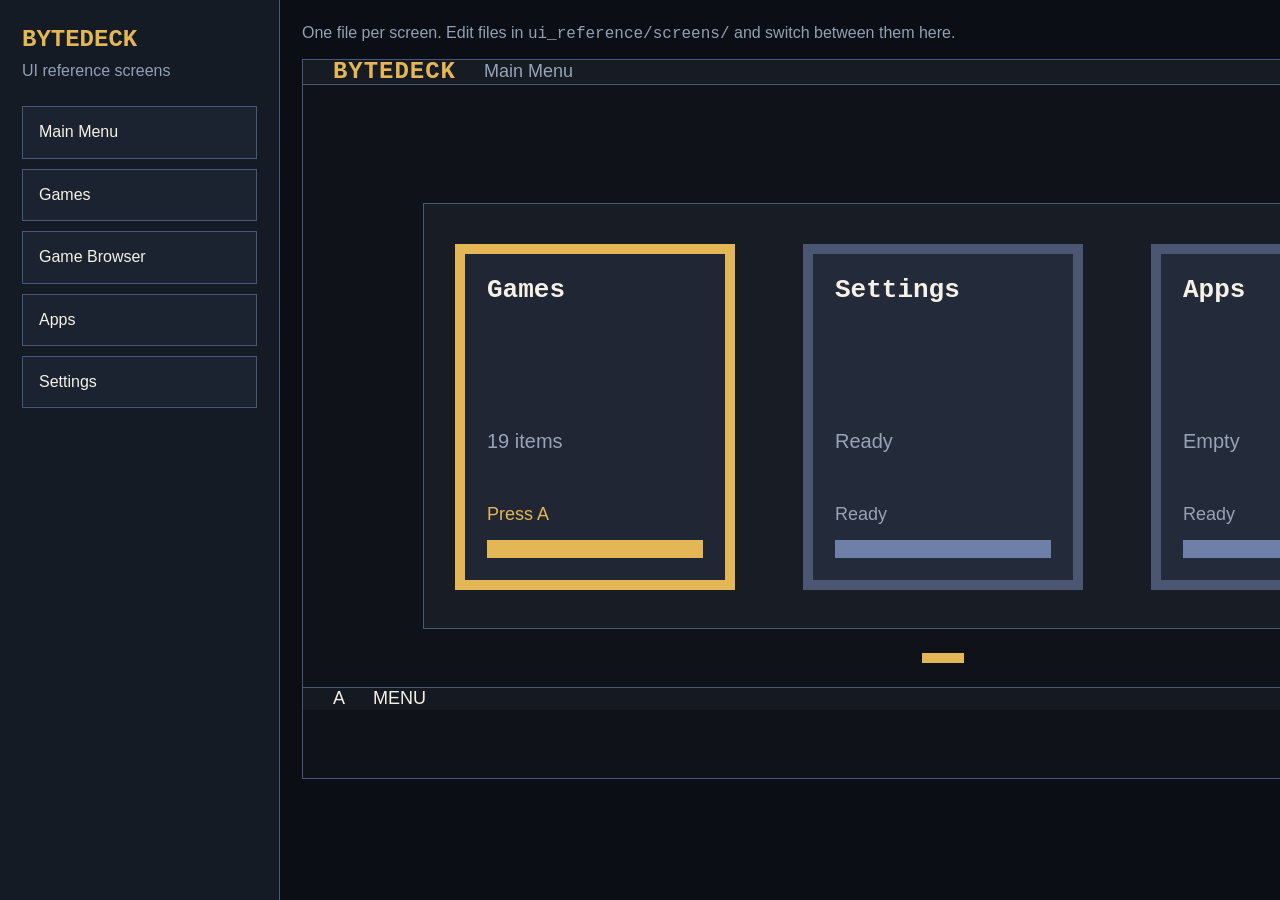
<file: ui_reference/index.html>
<!doctype html>
<html lang="en">
<head>
  <meta charset="utf-8">
  <meta name="viewport" content="width=device-width, initial-scale=1">
  <title>ByteDeck UI Reference</title>
  <style>
    :root {
      --bg: #0b0e14;
      --panel: #151b24;
      --panel-alt: #1c2330;
      --text: #f5f1e6;
      --muted: #93a0b4;
      --accent: #e4b756;
      --frame: #48567a;
    }

    * { box-sizing: border-box; }

    body {
      margin: 0;
      min-height: 100vh;
      background: var(--bg);
      color: var(--text);
      font: 16px/1.4 "Segoe UI", sans-serif;
      display: grid;
      grid-template-columns: 280px 1fr;
    }

    .sidebar {
      background: var(--panel);
      border-right: 1px solid var(--frame);
      padding: 28px 22px;
    }

    .sidebar h1 {
      margin: 0 0 8px;
      color: var(--accent);
      font: 700 24px/1 monospace;
    }

    .sidebar p {
      margin: 0 0 24px;
      color: var(--muted);
    }

    .screen-menu {
      display: grid;
      gap: 10px;
    }

    .screen-button {
      display: block;
      width: 100%;
      border: 1px solid var(--frame);
      background: var(--panel-alt);
      color: var(--text);
      text-align: left;
      padding: 14px 16px;
      font: inherit;
      text-decoration: none;
    }

    .screen-button:hover,
    .screen-button:focus {
      border-color: var(--accent);
      color: var(--accent);
    }

    .content {
      padding: 22px;
      display: grid;
      grid-template-rows: auto 1fr;
      gap: 14px;
    }

    .content-header {
      color: var(--muted);
    }

    iframe {
      width: 1280px;
      height: 720px;
      border: 1px solid var(--frame);
      background: #000;
    }
  </style>
</head>
<body>
  <aside class="sidebar">
    <h1>BYTEDECK</h1>
    <p>UI reference screens</p>
    <nav class="screen-menu">
      <a class="screen-button" href="./screens/main_menu.html" target="screen-frame">Main Menu</a>
      <a class="screen-button" href="./screens/games.html" target="screen-frame">Games</a>
      <a class="screen-button" href="./screens/game_browser.html" target="screen-frame">Game Browser</a>
      <a class="screen-button" href="./screens/apps.html" target="screen-frame">Apps</a>
      <a class="screen-button" href="./screens/settings.html" target="screen-frame">Settings</a>
    </nav>
  </aside>

  <main class="content">
    <div class="content-header">
      One file per screen. Edit files in <code>ui_reference/screens/</code> and switch between them here.
    </div>
    <iframe name="screen-frame" src="./screens/main_menu.html" title="ByteDeck screen reference"></iframe>
  </main>
</body>
</html>
</file>
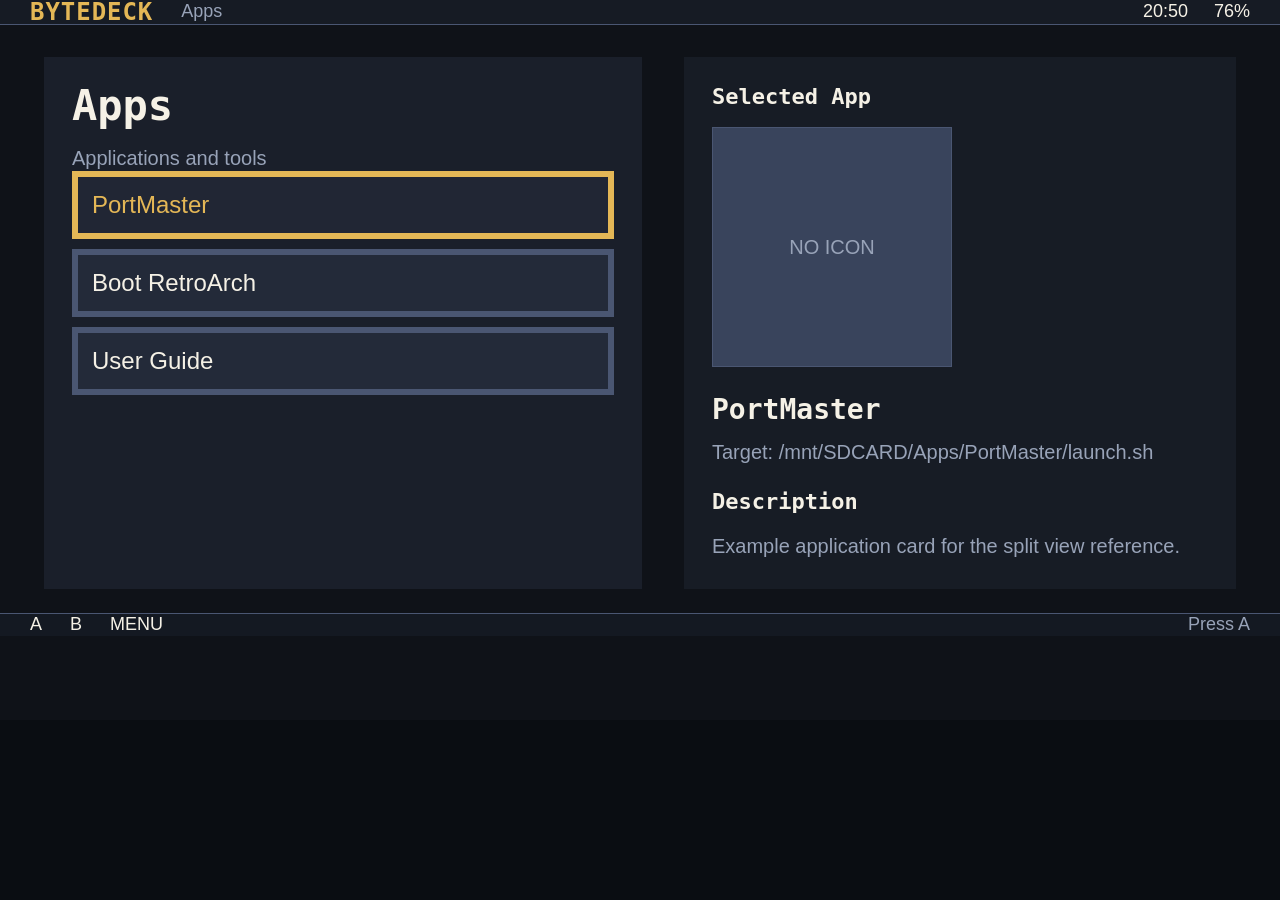
<file: ui_reference/screens/apps.html>
<!doctype html>
<html lang="en">
<head>
  <meta charset="utf-8">
  <meta name="viewport" content="width=device-width, initial-scale=1">
  <title>Apps</title>
  <link rel="stylesheet" href="../shared.css">
</head>
<body>
  <div class="bd-builtin-shell bd-theme-shell">
    <header class="bd-builtin-header bd-theme-header">
      <div class="bd-builtin-header-left">
        <div class="bd-theme-header-brand">BYTEDECK</div>
        <div class="bd-theme-header-context">Apps</div>
      </div>
      <div class="bd-builtin-header-right">
        <div class="bd-theme-header-meta">20:50</div>
        <div class="bd-theme-header-meta">76%</div>
      </div>
    </header>
    <main class="bd-builtin-content">
      <div class="bd-builtin-two-column">
        <div class="bd-builtin-panel bd-theme-panel-primary">
          <h1 class="bd-theme-screen-title">Apps</h1>
          <p class="bd-theme-screen-subtitle">Applications and tools</p>
          <div class="bd-builtin-list">
            <div class="bd-builtin-list-item bd-theme-list-item-frame is-selected">
              <div class="bd-builtin-list-item-inner bd-theme-list-item-inner is-selected">
                <div class="bd-theme-list-item-text is-selected">PortMaster</div>
              </div>
            </div>
            <div class="bd-builtin-list-item bd-theme-list-item-frame">
              <div class="bd-builtin-list-item-inner bd-theme-list-item-inner">
                <div class="bd-theme-list-item-text">Boot RetroArch</div>
              </div>
            </div>
            <div class="bd-builtin-list-item bd-theme-list-item-frame">
              <div class="bd-builtin-list-item-inner bd-theme-list-item-inner">
                <div class="bd-theme-list-item-text">User Guide</div>
              </div>
            </div>
          </div>
        </div>
        <div class="bd-builtin-panel bd-theme-panel-secondary">
          <div class="bd-theme-section-title">Selected App</div>
          <div class="bd-builtin-preview-frame" style="width:240px;height:240px;">
            <span class="bd-theme-body-copy">NO ICON</span>
          </div>
          <div class="bd-theme-detail-title">PortMaster</div>
          <div class="bd-theme-meta-line">Target: /mnt/SDCARD/Apps/PortMaster/launch.sh</div>
          <div class="bd-theme-section-title" style="margin-top:26px;">Description</div>
          <div class="bd-theme-body-copy">Example application card for the split view reference.</div>
        </div>
      </div>
    </main>
    <footer class="bd-builtin-footer bd-theme-footer">
      <div class="bd-builtin-footer-left">
        <div class="bd-theme-footer-action">A</div>
        <div class="bd-theme-footer-action">B</div>
        <div class="bd-theme-footer-action">MENU</div>
      </div>
      <div class="bd-builtin-footer-right">
        <div class="bd-theme-footer-hint">Press A</div>
      </div>
    </footer>
  </div>
</body>
</html>
</file>
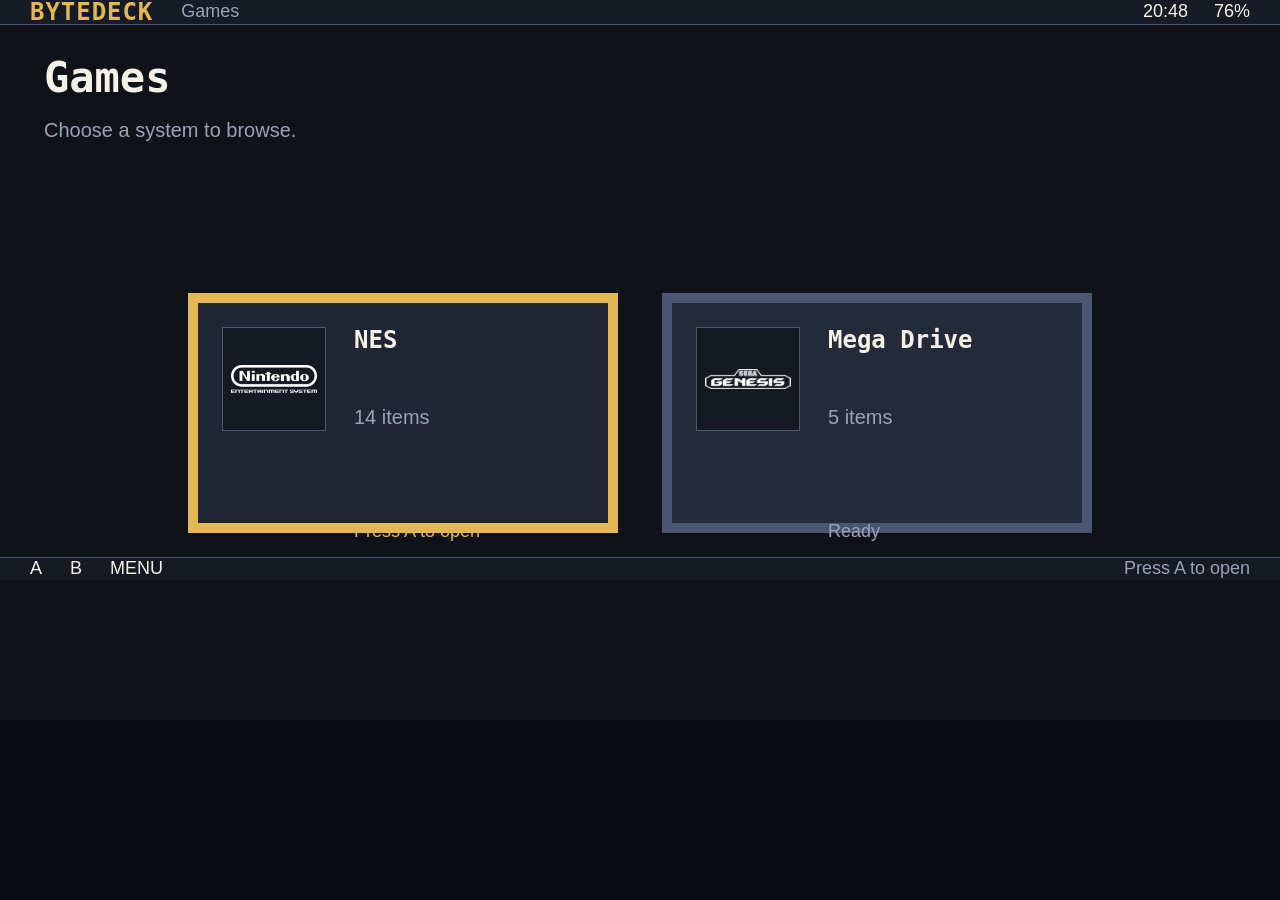
<file: ui_reference/screens/games.html>
<!doctype html>
<html lang="en">
<head>
  <meta charset="utf-8">
  <meta name="viewport" content="width=device-width, initial-scale=1">
  <title>Games</title>
  <link rel="stylesheet" href="../shared.css">
</head>
<body>
  <div class="bd-builtin-shell bd-theme-shell">
    <header class="bd-builtin-header bd-theme-header">
      <div class="bd-builtin-header-left">
        <div class="bd-theme-header-brand">BYTEDECK</div>
        <div class="bd-theme-header-context">Games</div>
      </div>
      <div class="bd-builtin-header-right">
        <div class="bd-theme-header-meta">20:48</div>
        <div class="bd-theme-header-meta">76%</div>
      </div>
    </header>
    <main class="bd-builtin-content">
      <h1 class="bd-theme-screen-title">Games</h1>
      <p class="bd-theme-screen-subtitle">Choose a system to browse.</p>
      <div class="bd-builtin-system-grid">
        <div class="bd-builtin-system-card bd-theme-system-card-frame is-selected">
          <div class="bd-builtin-system-card-inner bd-theme-system-card-inner is-selected">
            <div class="bd-builtin-system-icon"><img src="../../themes/default/assets/icons/systems/fc.png" alt=""></div>
            <div>
              <div class="bd-theme-system-title">NES</div>
              <div class="bd-theme-system-meta">14 items</div>
              <div class="bd-theme-system-hint is-selected">Press A to open</div>
            </div>
          </div>
        </div>
        <div class="bd-builtin-system-card bd-theme-system-card-frame">
          <div class="bd-builtin-system-card-inner bd-theme-system-card-inner">
            <div class="bd-builtin-system-icon"><img src="../../themes/default/assets/icons/systems/md.png" alt=""></div>
            <div>
              <div class="bd-theme-system-title">Mega Drive</div>
              <div class="bd-theme-system-meta">5 items</div>
              <div class="bd-theme-system-hint">Ready</div>
            </div>
          </div>
        </div>
      </div>
    </main>
    <footer class="bd-builtin-footer bd-theme-footer">
      <div class="bd-builtin-footer-left">
        <div class="bd-theme-footer-action">A</div>
        <div class="bd-theme-footer-action">B</div>
        <div class="bd-theme-footer-action">MENU</div>
      </div>
      <div class="bd-builtin-footer-right">
        <div class="bd-theme-footer-hint">Press A to open</div>
      </div>
    </footer>
  </div>
</body>
</html>
</file>
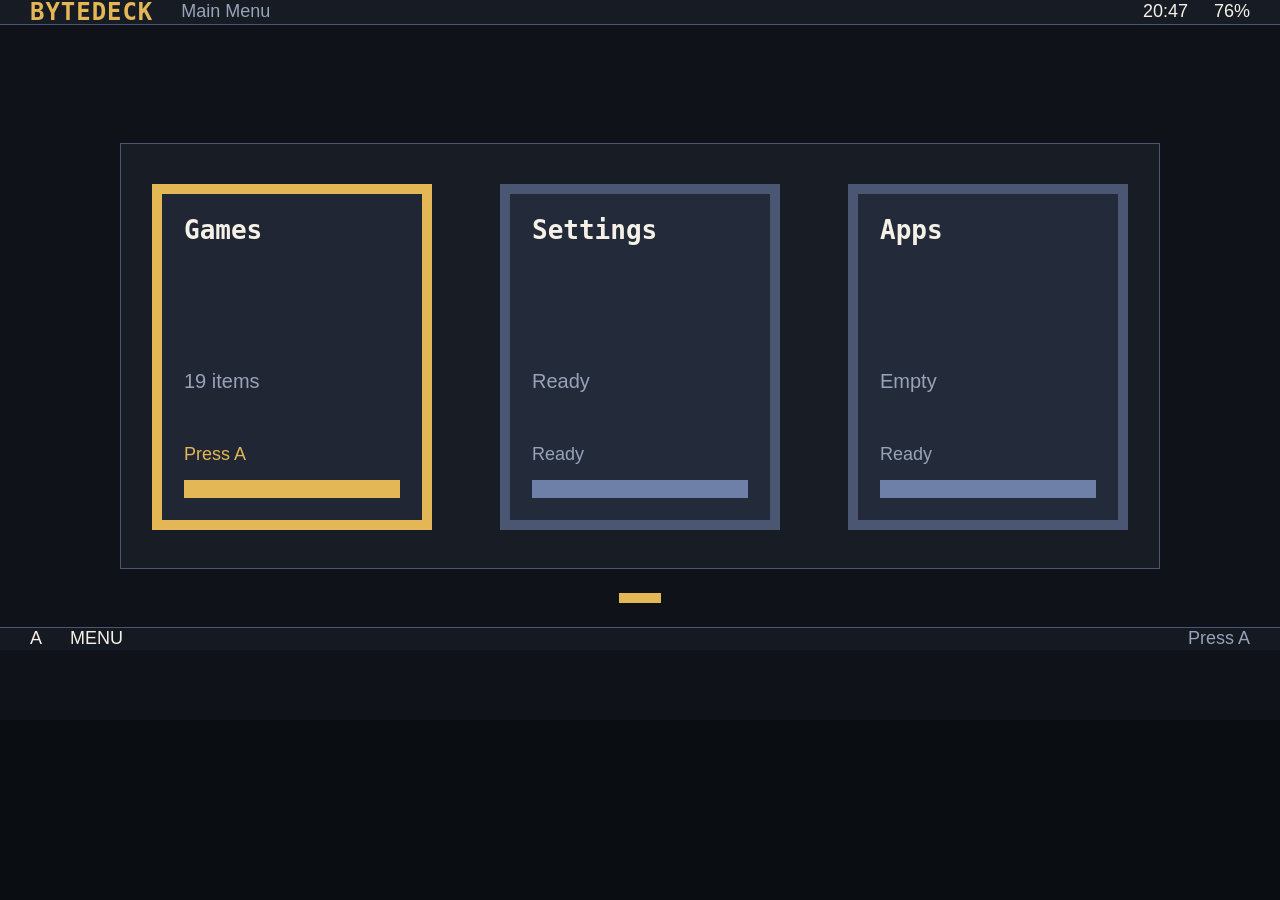
<file: ui_reference/screens/main_menu.html>
<!doctype html>
<html lang="en">
<head>
  <meta charset="utf-8">
  <meta name="viewport" content="width=device-width, initial-scale=1">
  <title>Main Menu</title>
  <link rel="stylesheet" href="../shared.css">
</head>
<body>
  <div class="bd-builtin-shell bd-theme-shell">
    <header class="bd-builtin-header bd-theme-header">
      <div class="bd-builtin-header-left">
        <div class="bd-theme-header-brand">BYTEDECK</div>
        <div class="bd-theme-header-context">Main Menu</div>
      </div>
      <div class="bd-builtin-header-right">
        <div class="bd-theme-header-meta">20:47</div>
        <div class="bd-theme-header-meta">76%</div>
      </div>
    </header>
    <main class="bd-builtin-content">
      <div class="bd-builtin-main-menu-wrap">
        <div class="bd-builtin-main-menu-panel bd-theme-main-menu-panel">
          <div class="bd-builtin-main-menu-cards">
            <div class="bd-builtin-main-menu-card bd-theme-main-menu-card-frame is-selected">
              <div class="bd-builtin-main-menu-card-inner bd-theme-main-menu-card-inner is-selected">
                <div class="bd-theme-main-menu-card-title">Games</div>
                <div class="bd-theme-main-menu-card-info">19 items</div>
                <div class="bd-theme-main-menu-card-hint is-selected">Press A</div>
                <div class="bd-builtin-main-menu-card-accent bd-theme-main-menu-card-accent is-selected"></div>
              </div>
            </div>
            <div class="bd-builtin-main-menu-card bd-theme-main-menu-card-frame">
              <div class="bd-builtin-main-menu-card-inner bd-theme-main-menu-card-inner">
                <div class="bd-theme-main-menu-card-title">Settings</div>
                <div class="bd-theme-main-menu-card-info">Ready</div>
                <div class="bd-theme-main-menu-card-hint">Ready</div>
                <div class="bd-builtin-main-menu-card-accent bd-theme-main-menu-card-accent"></div>
              </div>
            </div>
            <div class="bd-builtin-main-menu-card bd-theme-main-menu-card-frame">
              <div class="bd-builtin-main-menu-card-inner bd-theme-main-menu-card-inner">
                <div class="bd-theme-main-menu-card-title">Apps</div>
                <div class="bd-theme-main-menu-card-info">Empty</div>
                <div class="bd-theme-main-menu-card-hint">Ready</div>
                <div class="bd-builtin-main-menu-card-accent bd-theme-main-menu-card-accent"></div>
              </div>
            </div>
          </div>
        </div>
        <div class="bd-builtin-main-menu-pager">
          <div class="bd-builtin-main-menu-dot is-active"></div>
        </div>
      </div>
    </main>
    <footer class="bd-builtin-footer bd-theme-footer">
      <div class="bd-builtin-footer-left">
        <div class="bd-theme-footer-action">A</div>
        <div class="bd-theme-footer-action">MENU</div>
      </div>
      <div class="bd-builtin-footer-right">
        <div class="bd-theme-footer-hint">Press A</div>
      </div>
    </footer>
  </div>
</body>
</html>
</file>
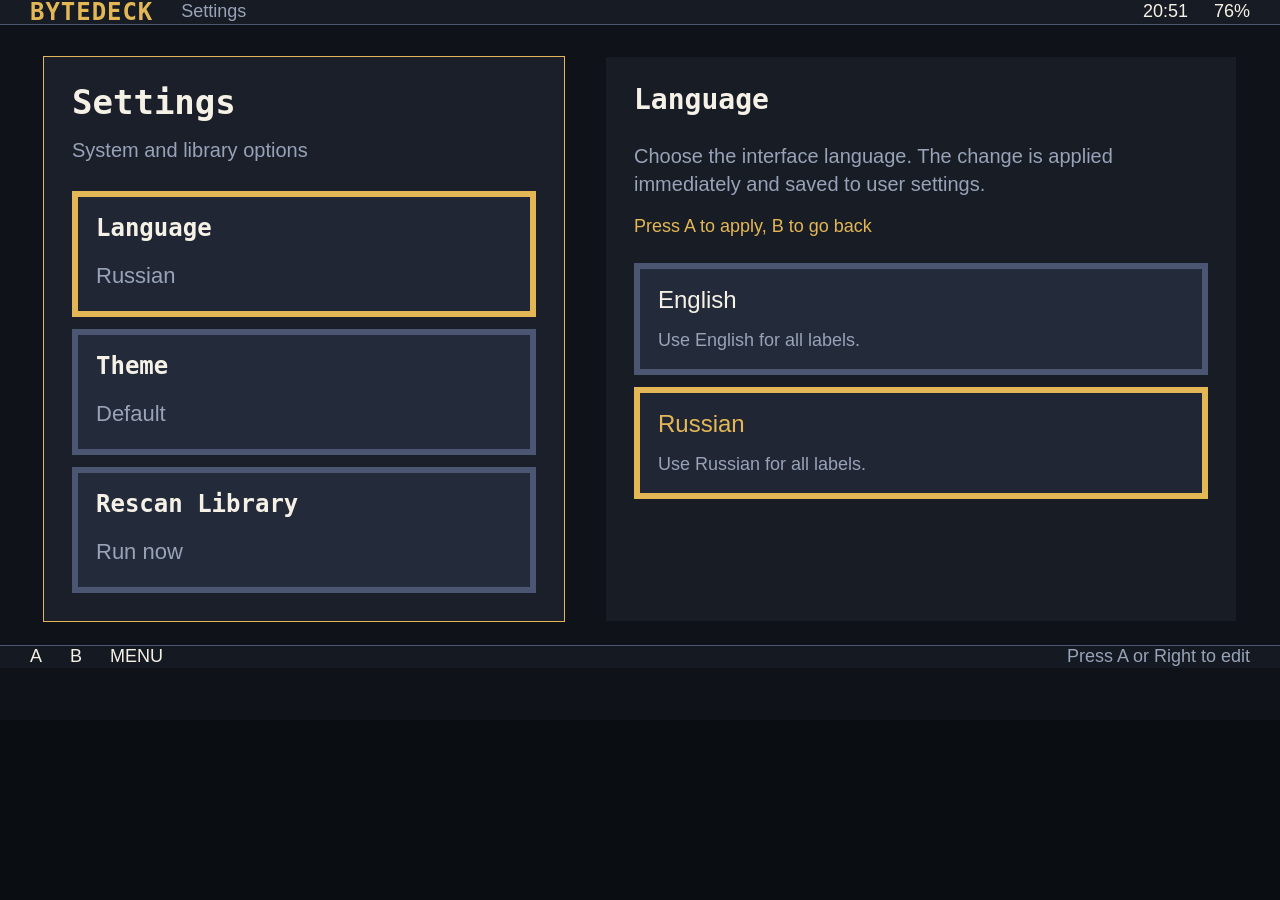
<file: ui_reference/screens/settings.html>
<!doctype html>
<html lang="en">
<head>
  <meta charset="utf-8">
  <meta name="viewport" content="width=device-width, initial-scale=1">
  <title>Settings</title>
  <link rel="stylesheet" href="../shared.css">
</head>
<body>
  <div class="bd-builtin-shell bd-theme-shell">
    <header class="bd-builtin-header bd-theme-header">
      <div class="bd-builtin-header-left">
        <div class="bd-theme-header-brand">BYTEDECK</div>
        <div class="bd-theme-header-context">Settings</div>
      </div>
      <div class="bd-builtin-header-right">
        <div class="bd-theme-header-meta">20:51</div>
        <div class="bd-theme-header-meta">76%</div>
      </div>
    </header>
    <main class="bd-builtin-content">
      <div class="bd-builtin-settings-layout">
        <div class="bd-builtin-panel bd-theme-panel-primary bd-theme-panel-active">
          <div class="bd-theme-screen-title" style="font-size:34px;">Settings</div>
          <div class="bd-theme-screen-subtitle">System and library options</div>
          <div class="bd-builtin-settings-list">
            <div class="bd-builtin-settings-card bd-theme-settings-frame is-selected is-active">
              <div class="bd-builtin-settings-card-inner bd-theme-settings-inner is-selected is-active">
                <div class="bd-theme-settings-item-title">Language</div>
                <div class="bd-theme-settings-item-value">Russian</div>
              </div>
            </div>
            <div class="bd-builtin-settings-card bd-theme-settings-frame">
              <div class="bd-builtin-settings-card-inner bd-theme-settings-inner">
                <div class="bd-theme-settings-item-title">Theme</div>
                <div class="bd-theme-settings-item-value">Default</div>
              </div>
            </div>
            <div class="bd-builtin-settings-card bd-theme-settings-frame">
              <div class="bd-builtin-settings-card-inner bd-theme-settings-inner">
                <div class="bd-theme-settings-item-title">Rescan Library</div>
                <div class="bd-theme-settings-item-value">Run now</div>
              </div>
            </div>
          </div>
        </div>
        <div class="bd-builtin-panel bd-theme-panel-secondary">
          <div class="bd-theme-editor-title">Language</div>
          <div class="bd-theme-editor-body">Choose the interface language. The change is applied immediately and saved to user settings.</div>
          <div class="bd-theme-editor-hint">Press A to apply, B to go back</div>
          <div class="bd-builtin-editor-list">
            <div class="bd-builtin-editor-card bd-theme-editor-frame">
              <div class="bd-builtin-editor-card-inner bd-theme-editor-inner">
                <div class="bd-theme-editor-item-title">English</div>
                <div class="bd-theme-editor-item-description">Use English for all labels.</div>
              </div>
            </div>
            <div class="bd-builtin-editor-card bd-theme-editor-frame is-selected is-active">
              <div class="bd-builtin-editor-card-inner bd-theme-editor-inner is-selected is-active">
                <div class="bd-theme-editor-item-title is-selected">Russian</div>
                <div class="bd-theme-editor-item-description">Use Russian for all labels.</div>
              </div>
            </div>
          </div>
        </div>
      </div>
    </main>
    <footer class="bd-builtin-footer bd-theme-footer">
      <div class="bd-builtin-footer-left">
        <div class="bd-theme-footer-action">A</div>
        <div class="bd-theme-footer-action">B</div>
        <div class="bd-theme-footer-action">MENU</div>
      </div>
      <div class="bd-builtin-footer-right">
        <div class="bd-theme-footer-hint">Press A or Right to edit</div>
      </div>
    </footer>
  </div>
</body>
</html>
</file>
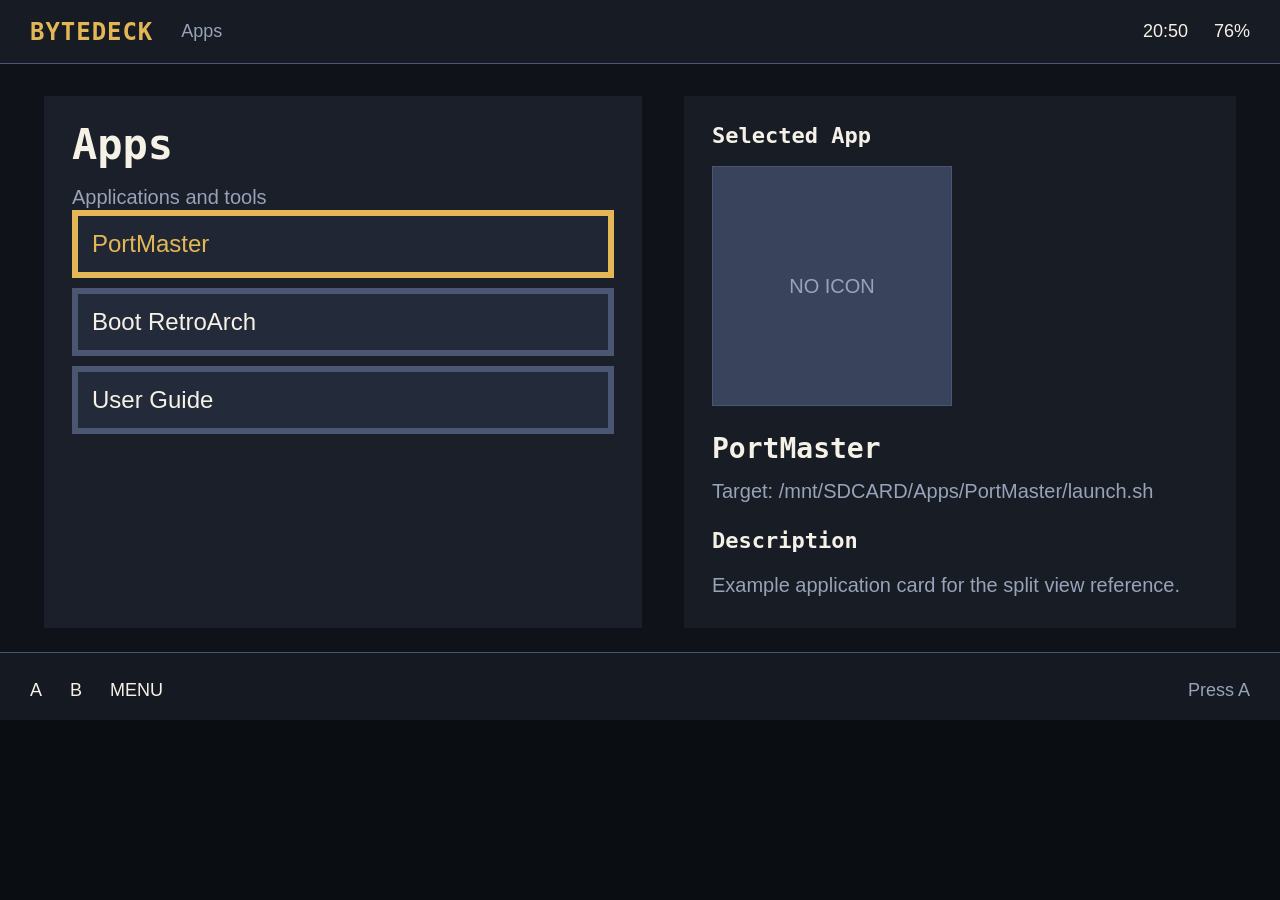
<file: docs/ui_reference/screens/apps.html>
<!doctype html>
<html lang="en">
<head>
  <meta charset="utf-8">
  <meta name="viewport" content="width=device-width, initial-scale=1">
  <title>Apps</title>
  <link rel="stylesheet" href="../shared.css">
</head>
<body>
  <div class="bd-builtin-shell bd-theme-shell">
    <header class="bd-builtin-header bd-theme-header">
      <div class="bd-builtin-header-left">
        <div class="bd-theme-header-brand">BYTEDECK</div>
        <div class="bd-theme-header-context">Apps</div>
      </div>
      <div class="bd-builtin-header-right">
        <div class="bd-theme-header-meta">20:50</div>
        <div class="bd-theme-header-meta">76%</div>
      </div>
    </header>
    <main class="bd-builtin-content">
      <div class="bd-builtin-two-column">
        <div class="bd-builtin-panel bd-theme-panel-primary">
          <h1 class="bd-theme-screen-title">Apps</h1>
          <p class="bd-theme-screen-subtitle">Applications and tools</p>
          <div class="bd-builtin-list" id="apps-list"></div>
        </div>
        <div class="bd-builtin-panel bd-theme-panel-secondary">
          <div class="bd-theme-section-title">Selected App</div>
          <div class="bd-builtin-preview-frame" style="width:240px;height:240px;">
            <span class="bd-theme-body-copy">NO ICON</span>
          </div>
          <div class="bd-theme-detail-title" id="app-detail-title">PortMaster</div>
          <div class="bd-theme-meta-line">Target: /mnt/SDCARD/Apps/PortMaster/launch.sh</div>
          <div class="bd-theme-section-title" style="margin-top:26px;">Description</div>
          <div class="bd-theme-body-copy">Example application card for the split view reference.</div>
        </div>
      </div>
    </main>
    <footer class="bd-builtin-footer bd-theme-footer">
      <div class="bd-builtin-footer-left">
        <div class="bd-theme-footer-action">A</div>
        <div class="bd-theme-footer-action">B</div>
        <div class="bd-theme-footer-action">MENU</div>
      </div>
      <div class="bd-builtin-footer-right">
        <div class="bd-theme-footer-hint">Press A</div>
      </div>
    </footer>
  </div>
  <script>
    const apps = ["PortMaster", "Boot RetroArch", "User Guide"];
    let selected = 0;
    const root = document.getElementById("apps-list");
    const detail = document.getElementById("app-detail-title");

    function render() {
      root.innerHTML = "";
      apps.forEach((title, index) => {
        const active = index === selected;
        const node = document.createElement("div");
        node.className = "bd-builtin-list-item bd-theme-list-item-frame" + (active ? " is-selected" : "");
        node.innerHTML = `
          <div class="bd-builtin-list-item-inner bd-theme-list-item-inner ${active ? "is-selected" : ""}">
            <div class="bd-theme-list-item-text ${active ? "is-selected" : ""}">${title}</div>
          </div>`;
        root.appendChild(node);
      });
      detail.textContent = apps[selected];
    }

    window.addEventListener("keydown", (event) => {
      if (event.key === "ArrowUp") {
        selected = (selected + apps.length - 1) % apps.length;
        render();
      } else if (event.key === "ArrowDown") {
        selected = (selected + 1) % apps.length;
        render();
      }
    });

    render();
  </script>
</body>
</html>
</file>
<file: ui_reference/shared.css>
:root {
  --bg: #0f1218;
  --header-bg: #161b24;
  --footer-bg: #141922;
  --panel-primary: #1a1f2a;
  --panel-secondary: #171c25;
  --panel-alt: #202736;
  --frame: #4a5672;
  --frame-selected: #e4b756;
  --fill-idle: #232a39;
  --fill-selected: #212634;
  --text-primary: #f5f1e6;
  --text-muted: #98a3b8;
  --text-accent: #e4b756;
}

* { box-sizing: border-box; }

html, body {
  margin: 0;
  width: 100%;
  height: 100%;
}

body {
  background: #0a0d12;
  color: var(--text-primary);
  font-family: "Segoe UI", sans-serif;
}

.bd-builtin-shell {
  width: 1280px;
  height: 720px;
  display: flex;
  flex-direction: column;
  overflow: hidden;
  position: relative;
}

.bd-theme-shell { background: var(--bg); }
.bd-builtin-header,
.bd-builtin-footer {
  display: flex;
  align-items: center;
  padding: 0 30px;
  border-bottom: 1px solid var(--frame);
}

.bd-builtin-footer {
  border-bottom: 0;
  border-top: 1px solid var(--frame);
}

.bd-theme-header { background: var(--header-bg); }
.bd-theme-footer { background: var(--footer-bg); }
.bd-builtin-header-left,
.bd-builtin-footer-left {
  display: flex;
  align-items: center;
  gap: 28px;
  min-width: 0;
  flex: 1;
}

.bd-builtin-header-right,
.bd-builtin-footer-right {
  display: flex;
  align-items: center;
  gap: 26px;
}

.bd-theme-header-brand {
  color: var(--text-accent);
  font: 700 24px/1 monospace;
  letter-spacing: .04em;
}

.bd-theme-header-context,
.bd-theme-header-meta,
.bd-theme-footer-action,
.bd-theme-footer-hint {
  color: var(--text-muted);
  font: 18px/1.2 sans-serif;
}

.bd-theme-header-meta,
.bd-theme-footer-action {
  color: var(--text-primary);
}

.bd-builtin-content {
  position: relative;
  padding: 32px 44px 24px;
}

.bd-theme-screen-title {
  font: 700 42px/1 monospace;
  margin: 0;
}

.bd-theme-screen-subtitle {
  font: 20px/1.3 sans-serif;
  color: var(--text-muted);
  margin: 18px 0 0;
}

.bd-builtin-main-menu-wrap { padding-top: 86px; }
.bd-builtin-main-menu-panel { width: 1040px; height: 426px; margin: 0 auto; padding: 40px; }
.bd-theme-main-menu-panel { background: var(--panel-secondary); border: 1px solid var(--frame); }
.bd-builtin-main-menu-cards { display: grid; grid-template-columns: repeat(3, 280px); gap: 68px; justify-content: center; }
.bd-builtin-main-menu-card { width: 280px; height: 346px; padding: 10px; }
.bd-theme-main-menu-card-frame { background: var(--frame); }
.bd-theme-main-menu-card-frame.is-selected { background: var(--frame-selected); }
.bd-builtin-main-menu-card-inner { height: 100%; padding: 22px; display: flex; flex-direction: column; }
.bd-theme-main-menu-card-inner { background: var(--fill-idle); }
.bd-theme-main-menu-card-inner.is-selected { background: var(--fill-selected); }
.bd-theme-main-menu-card-title { font: 700 26px/1.1 monospace; }
.bd-theme-main-menu-card-info { margin-top: 124px; color: var(--text-muted); font: 20px/1.2 sans-serif; }
.bd-theme-main-menu-card-hint { margin-top: auto; color: var(--text-muted); font: 18px/1.2 sans-serif; }
.bd-theme-main-menu-card-hint.is-selected { color: var(--text-accent); }
.bd-builtin-main-menu-card-accent { height: 18px; margin-top: 14px; }
.bd-theme-main-menu-card-accent { background: #6e7fa8; }
.bd-theme-main-menu-card-accent.is-selected { background: var(--text-accent); }
.bd-builtin-main-menu-pager { display: flex; justify-content: center; gap: 12px; margin-top: 24px; }
.bd-builtin-main-menu-dot { width: 42px; height: 10px; background: #344056; }
.bd-builtin-main-menu-dot.is-active { background: var(--text-accent); }

.bd-builtin-two-column { display: grid; grid-template-columns: 598px 1fr; gap: 42px; height: 100%; }
.bd-builtin-panel { padding: 28px; }
.bd-theme-panel-primary { background: var(--panel-primary); }
.bd-theme-panel-secondary { background: var(--panel-secondary); }
.bd-theme-panel-active { outline: 1px solid var(--frame-selected); }
.bd-builtin-system-grid { display: grid; grid-template-columns: repeat(2, 430px); gap: 44px; justify-content: center; margin-top: 150px; }
.bd-builtin-system-card { width: 430px; height: 240px; padding: 10px; }
.bd-theme-system-card-frame { background: var(--frame); }
.bd-theme-system-card-frame.is-selected { background: var(--frame-selected); }
.bd-builtin-system-card-inner { height: 100%; padding: 24px; display: grid; grid-template-columns: 104px 1fr; gap: 28px; }
.bd-theme-system-card-inner { background: var(--fill-idle); }
.bd-theme-system-card-inner.is-selected { background: var(--fill-selected); }
.bd-builtin-system-icon { width: 104px; height: 104px; border: 1px solid var(--frame); padding: 8px; display: grid; place-items: center; background: #141922; }
.bd-builtin-system-icon img { max-width: 100%; max-height: 100%; object-fit: contain; }
.bd-theme-system-title { font: 700 24px/1.1 monospace; }
.bd-theme-system-meta { margin-top: 52px; color: var(--text-muted); font: 20px/1.2 sans-serif; }
.bd-theme-system-hint { margin-top: 92px; color: var(--text-muted); font: 18px/1.2 sans-serif; }
.bd-theme-system-hint.is-selected { color: var(--text-accent); }

.bd-builtin-browser-header { display: grid; grid-template-columns: 96px 1fr; gap: 28px; margin-bottom: 28px; }
.bd-builtin-list { display: grid; gap: 10px; }
.bd-builtin-list-item { height: 68px; padding: 6px; }
.bd-theme-list-item-frame { background: var(--frame); }
.bd-theme-list-item-frame.is-selected { background: var(--frame-selected); }
.bd-builtin-list-item-inner { height: 100%; padding: 14px; display: flex; align-items: center; }
.bd-theme-list-item-inner { background: var(--fill-idle); }
.bd-theme-list-item-inner.is-selected { background: var(--fill-selected); }
.bd-theme-list-item-text { font: 24px/1.1 sans-serif; }
.bd-theme-list-item-text.is-selected { color: var(--text-accent); }
.bd-theme-section-title { font: 700 22px/1.1 monospace; margin: 0 0 18px; }
.bd-builtin-preview-frame { height: 260px; padding: 18px; border: 1px solid var(--frame); background: #39445c; display: grid; place-items: center; }
.bd-builtin-preview-frame img { max-width: 100%; max-height: 100%; object-fit: contain; }
.bd-theme-detail-title { font: 700 28px/1.1 monospace; margin: 28px 0 0; }
.bd-theme-meta-line { color: var(--text-muted); font: 20px/1.2 sans-serif; margin-top: 14px; }
.bd-theme-body-copy { color: var(--text-muted); font: 20px/1.45 sans-serif; }

.bd-builtin-settings-layout { display: grid; grid-template-columns: 520px 1fr; gap: 42px; height: 100%; }
.bd-builtin-settings-list { display: grid; gap: 12px; margin-top: 28px; }
.bd-builtin-settings-card { height: 126px; padding: 6px; }
.bd-theme-settings-frame { background: var(--frame); }
.bd-theme-settings-frame.is-selected,
.bd-theme-settings-frame.is-active { background: var(--frame-selected); }
.bd-builtin-settings-card-inner { height: 100%; padding: 18px; }
.bd-theme-settings-inner { background: var(--fill-idle); }
.bd-theme-settings-inner.is-selected,
.bd-theme-settings-inner.is-active { background: var(--fill-selected); }
.bd-theme-settings-item-title { font: 700 24px/1.1 monospace; }
.bd-theme-settings-item-value { margin-top: 22px; color: var(--text-muted); font: 22px/1.2 sans-serif; }
.bd-theme-editor-title { font: 700 28px/1.1 monospace; }
.bd-theme-editor-body { margin-top: 26px; color: var(--text-muted); font: 20px/1.4 sans-serif; max-width: 620px; }
.bd-theme-editor-hint { margin-top: 18px; color: var(--text-accent); font: 18px/1.2 sans-serif; }
.bd-builtin-editor-list { display: grid; gap: 12px; margin-top: 26px; }
.bd-builtin-editor-card { height: 112px; padding: 6px; }
.bd-theme-editor-frame { background: var(--frame); }
.bd-theme-editor-frame.is-selected,
.bd-theme-editor-frame.is-active { background: var(--frame-selected); }
.bd-builtin-editor-card-inner { height: 100%; padding: 18px; }
.bd-theme-editor-inner { background: var(--fill-idle); }
.bd-theme-editor-inner.is-selected,
.bd-theme-editor-inner.is-active { background: var(--fill-selected); }
.bd-theme-editor-item-title { font: 24px/1.1 sans-serif; }
.bd-theme-editor-item-title.is-selected { color: var(--text-accent); }
.bd-theme-editor-item-description { margin-top: 14px; color: var(--text-muted); font: 18px/1.35 sans-serif; }
</file>
<file: docs/ui_reference/shared.css>
:root {
  --bg: #0f1218;
  --header-bg: #161b24;
  --footer-bg: #141922;
  --panel-primary: #1a1f2a;
  --panel-secondary: #171c25;
  --panel-alt: #202736;
  --frame: #4a5672;
  --frame-selected: #e4b756;
  --fill-idle: #232a39;
  --fill-selected: #212634;
  --text-primary: #f5f1e6;
  --text-muted: #98a3b8;
  --text-accent: #e4b756;
}

* { box-sizing: border-box; }

html, body {
  margin: 0;
  width: 100%;
  height: 100%;
}

body {
  background: #0a0d12;
  color: var(--text-primary);
  font-family: "Segoe UI", sans-serif;
}

.bd-builtin-shell {
  width: 1280px;
  height: 720px;
  display: grid;
  grid-template-rows: 64px 1fr 76px;
  overflow: hidden;
  position: relative;
}

.bd-theme-shell { background: var(--bg); }
.bd-builtin-header,
.bd-builtin-footer {
  display: flex;
  align-items: center;
  padding: 0 30px;
  border-bottom: 1px solid var(--frame);
}

.bd-builtin-footer {
  border-bottom: 0;
  border-top: 1px solid var(--frame);
}

.bd-theme-header { background: var(--header-bg); }
.bd-theme-footer { background: var(--footer-bg); }
.bd-builtin-header-left,
.bd-builtin-footer-left {
  display: flex;
  align-items: center;
  gap: 28px;
  min-width: 0;
  flex: 1;
}

.bd-builtin-header-right,
.bd-builtin-footer-right {
  display: flex;
  align-items: center;
  gap: 26px;
}

.bd-theme-header-brand {
  color: var(--text-accent);
  font: 700 24px/1 monospace;
  letter-spacing: .04em;
}

.bd-theme-header-context,
.bd-theme-header-meta,
.bd-theme-footer-action,
.bd-theme-footer-hint {
  color: var(--text-muted);
  font: 18px/1.2 sans-serif;
}

.bd-theme-header-meta,
.bd-theme-footer-action {
  color: var(--text-primary);
}

.bd-builtin-content {
  position: relative;
  padding: 32px 44px 24px;
}

.bd-theme-screen-title {
  font: 700 42px/1 monospace;
  margin: 0;
}

.bd-theme-screen-subtitle {
  font: 20px/1.3 sans-serif;
  color: var(--text-muted);
  margin: 18px 0 0;
}

.bd-builtin-main-menu-wrap { padding-top: 86px; }
.bd-builtin-main-menu-panel { width: 1040px; height: 426px; margin: 0 auto; padding: 40px; }
.bd-theme-main-menu-panel { background: var(--panel-secondary); border: 1px solid var(--frame); }
.bd-builtin-main-menu-cards { display: grid; grid-template-columns: repeat(3, 280px); gap: 68px; justify-content: center; }
.bd-builtin-main-menu-card { width: 280px; height: 346px; padding: 10px; }
.bd-theme-main-menu-card-frame { background: var(--frame); }
.bd-theme-main-menu-card-frame.is-selected { background: var(--frame-selected); }
.bd-builtin-main-menu-card-inner { height: 100%; padding: 22px; display: flex; flex-direction: column; }
.bd-theme-main-menu-card-inner { background: var(--fill-idle); }
.bd-theme-main-menu-card-inner.is-selected { background: var(--fill-selected); }
.bd-theme-main-menu-card-title { font: 700 26px/1.1 monospace; }
.bd-theme-main-menu-card-info { margin-top: 124px; color: var(--text-muted); font: 20px/1.2 sans-serif; }
.bd-theme-main-menu-card-hint { margin-top: auto; color: var(--text-muted); font: 18px/1.2 sans-serif; }
.bd-theme-main-menu-card-hint.is-selected { color: var(--text-accent); }
.bd-builtin-main-menu-card-accent { height: 18px; margin-top: 14px; }
.bd-theme-main-menu-card-accent { background: #6e7fa8; }
.bd-theme-main-menu-card-accent.is-selected { background: var(--text-accent); }
.bd-builtin-main-menu-pager { display: flex; justify-content: center; gap: 12px; margin-top: 24px; }
.bd-builtin-main-menu-dot { width: 42px; height: 10px; background: #344056; }
.bd-builtin-main-menu-dot.is-active { background: var(--text-accent); }

.bd-builtin-two-column { display: grid; grid-template-columns: 598px 1fr; gap: 42px; height: 100%; }
.bd-builtin-panel { padding: 28px; }
.bd-theme-panel-primary { background: var(--panel-primary); }
.bd-theme-panel-secondary { background: var(--panel-secondary); }
.bd-theme-panel-active { outline: 1px solid var(--frame-selected); }
.bd-builtin-system-grid { display: grid; grid-template-columns: repeat(2, 430px); gap: 44px; justify-content: center; margin-top: 150px; }
.bd-builtin-system-card { width: 430px; height: 240px; padding: 10px; }
.bd-theme-system-card-frame { background: var(--frame); }
.bd-theme-system-card-frame.is-selected { background: var(--frame-selected); }
.bd-builtin-system-card-inner { height: 100%; padding: 24px; display: grid; grid-template-columns: 104px 1fr; gap: 28px; }
.bd-theme-system-card-inner { background: var(--fill-idle); }
.bd-theme-system-card-inner.is-selected { background: var(--fill-selected); }
.bd-builtin-system-icon { width: 104px; height: 104px; border: 1px solid var(--frame); padding: 8px; display: grid; place-items: center; background: #141922; }
.bd-builtin-system-icon img { max-width: 100%; max-height: 100%; object-fit: contain; }
.bd-theme-system-title { font: 700 24px/1.1 monospace; }
.bd-theme-system-meta { margin-top: 52px; color: var(--text-muted); font: 20px/1.2 sans-serif; }
.bd-theme-system-hint { margin-top: 92px; color: var(--text-muted); font: 18px/1.2 sans-serif; }
.bd-theme-system-hint.is-selected { color: var(--text-accent); }

.bd-builtin-browser-header { display: grid; grid-template-columns: 96px 1fr; gap: 28px; margin-bottom: 28px; }
.bd-builtin-list { display: grid; gap: 10px; }
.bd-builtin-list-item { height: 68px; padding: 6px; }
.bd-theme-list-item-frame { background: var(--frame); }
.bd-theme-list-item-frame.is-selected { background: var(--frame-selected); }
.bd-builtin-list-item-inner { height: 100%; padding: 14px; display: flex; align-items: center; }
.bd-theme-list-item-inner { background: var(--fill-idle); }
.bd-theme-list-item-inner.is-selected { background: var(--fill-selected); }
.bd-theme-list-item-text { font: 24px/1.1 sans-serif; }
.bd-theme-list-item-text.is-selected { color: var(--text-accent); }
.bd-theme-section-title { font: 700 22px/1.1 monospace; margin: 0 0 18px; }
.bd-builtin-preview-frame { height: 260px; padding: 18px; border: 1px solid var(--frame); background: #39445c; display: grid; place-items: center; }
.bd-builtin-preview-frame img { max-width: 100%; max-height: 100%; object-fit: contain; }
.bd-theme-detail-title { font: 700 28px/1.1 monospace; margin: 28px 0 0; }
.bd-theme-meta-line { color: var(--text-muted); font: 20px/1.2 sans-serif; margin-top: 14px; }
.bd-theme-body-copy { color: var(--text-muted); font: 20px/1.45 sans-serif; }

.bd-builtin-settings-layout { display: grid; grid-template-columns: 520px 1fr; gap: 42px; height: 100%; }
.bd-builtin-settings-list { display: grid; gap: 12px; margin-top: 28px; }
.bd-builtin-settings-card { height: 126px; padding: 6px; }
.bd-theme-settings-frame { background: var(--frame); }
.bd-theme-settings-frame.is-selected,
.bd-theme-settings-frame.is-active { background: var(--frame-selected); }
.bd-builtin-settings-card-inner { height: 100%; padding: 18px; }
.bd-theme-settings-inner { background: var(--fill-idle); }
.bd-theme-settings-inner.is-selected,
.bd-theme-settings-inner.is-active { background: var(--fill-selected); }
.bd-theme-settings-item-title { font: 700 24px/1.1 monospace; }
.bd-theme-settings-item-value { margin-top: 22px; color: var(--text-muted); font: 22px/1.2 sans-serif; }
.bd-theme-editor-title { font: 700 28px/1.1 monospace; }
.bd-theme-editor-body { margin-top: 26px; color: var(--text-muted); font: 20px/1.4 sans-serif; max-width: 620px; }
.bd-theme-editor-hint { margin-top: 18px; color: var(--text-accent); font: 18px/1.2 sans-serif; }
.bd-builtin-editor-list { display: grid; gap: 12px; margin-top: 26px; }
.bd-builtin-editor-card { height: 112px; padding: 6px; }
.bd-theme-editor-frame { background: var(--frame); }
.bd-theme-editor-frame.is-selected,
.bd-theme-editor-frame.is-active { background: var(--frame-selected); }
.bd-builtin-editor-card-inner { height: 100%; padding: 18px; }
.bd-theme-editor-inner { background: var(--fill-idle); }
.bd-theme-editor-inner.is-selected,
.bd-theme-editor-inner.is-active { background: var(--fill-selected); }
.bd-theme-editor-item-title { font: 24px/1.1 sans-serif; }
.bd-theme-editor-item-title.is-selected { color: var(--text-accent); }
.bd-theme-editor-item-description { margin-top: 14px; color: var(--text-muted); font: 18px/1.35 sans-serif; }
</file>
